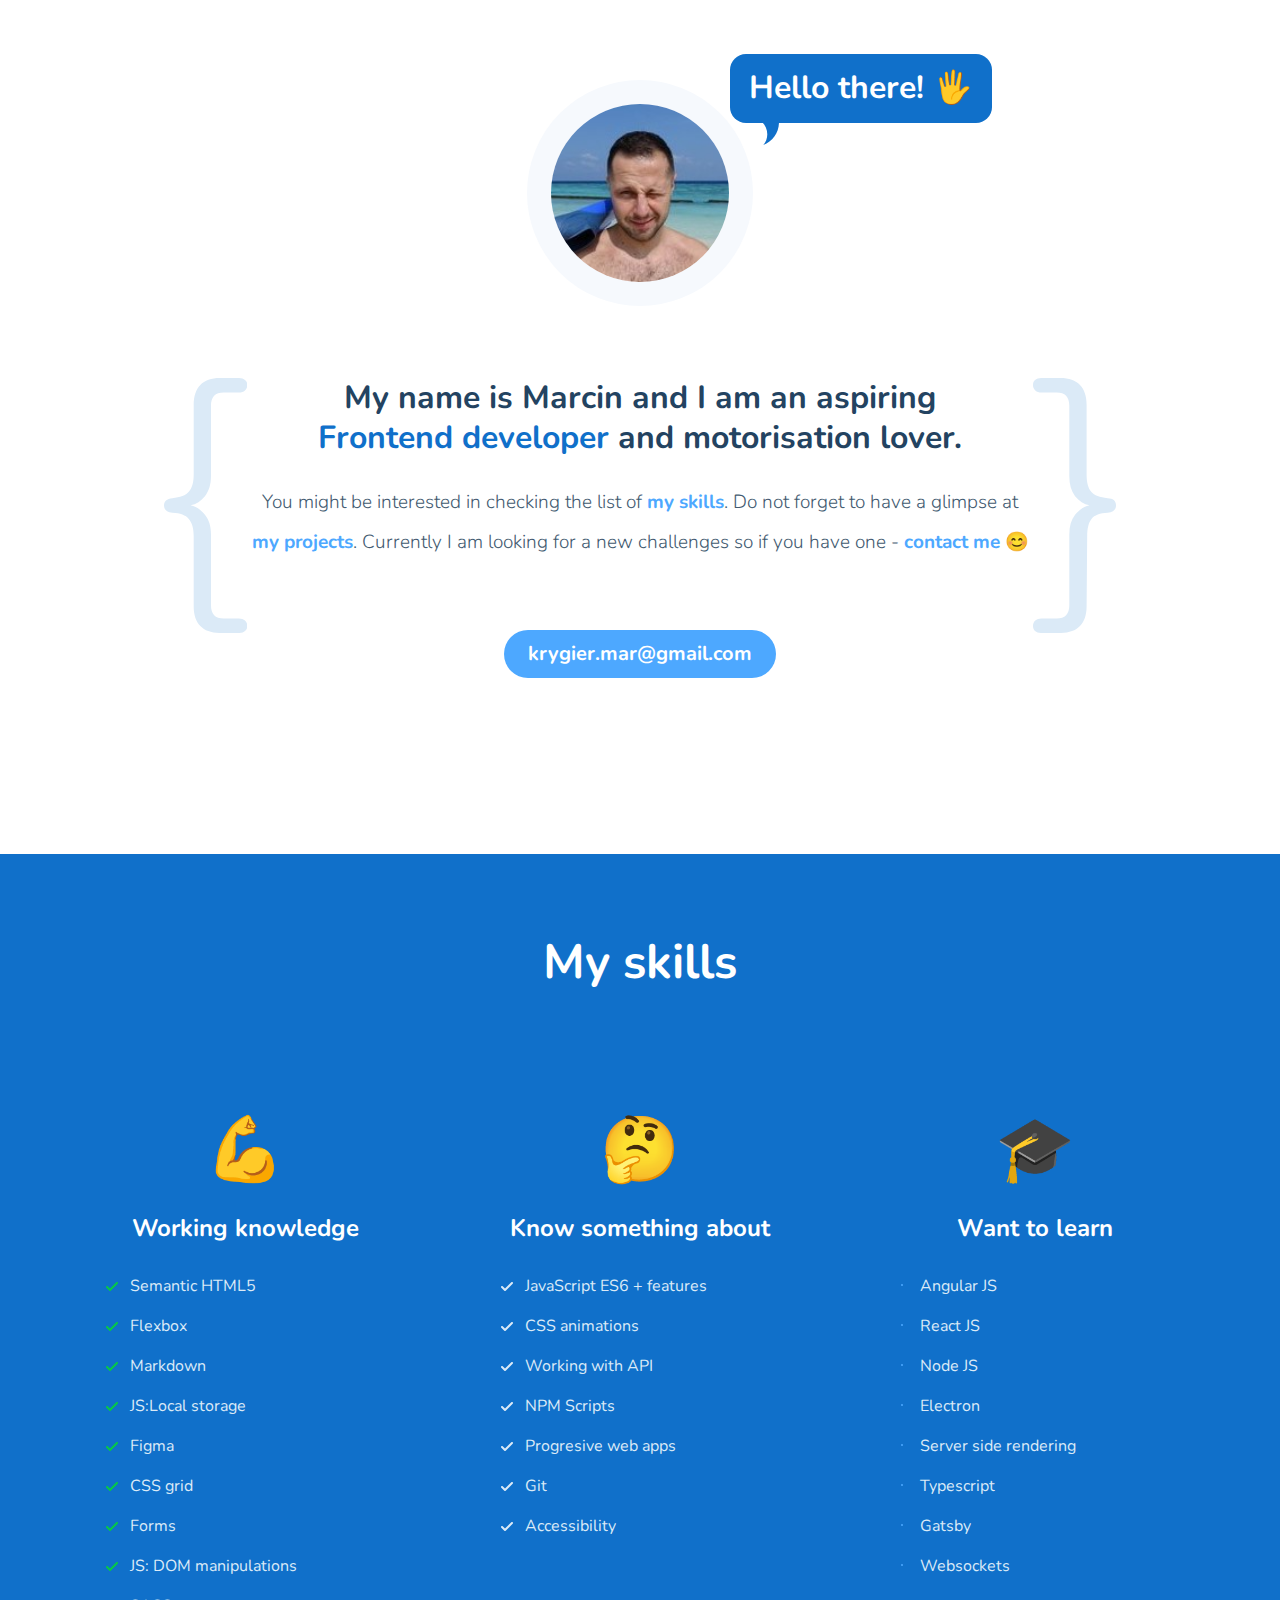
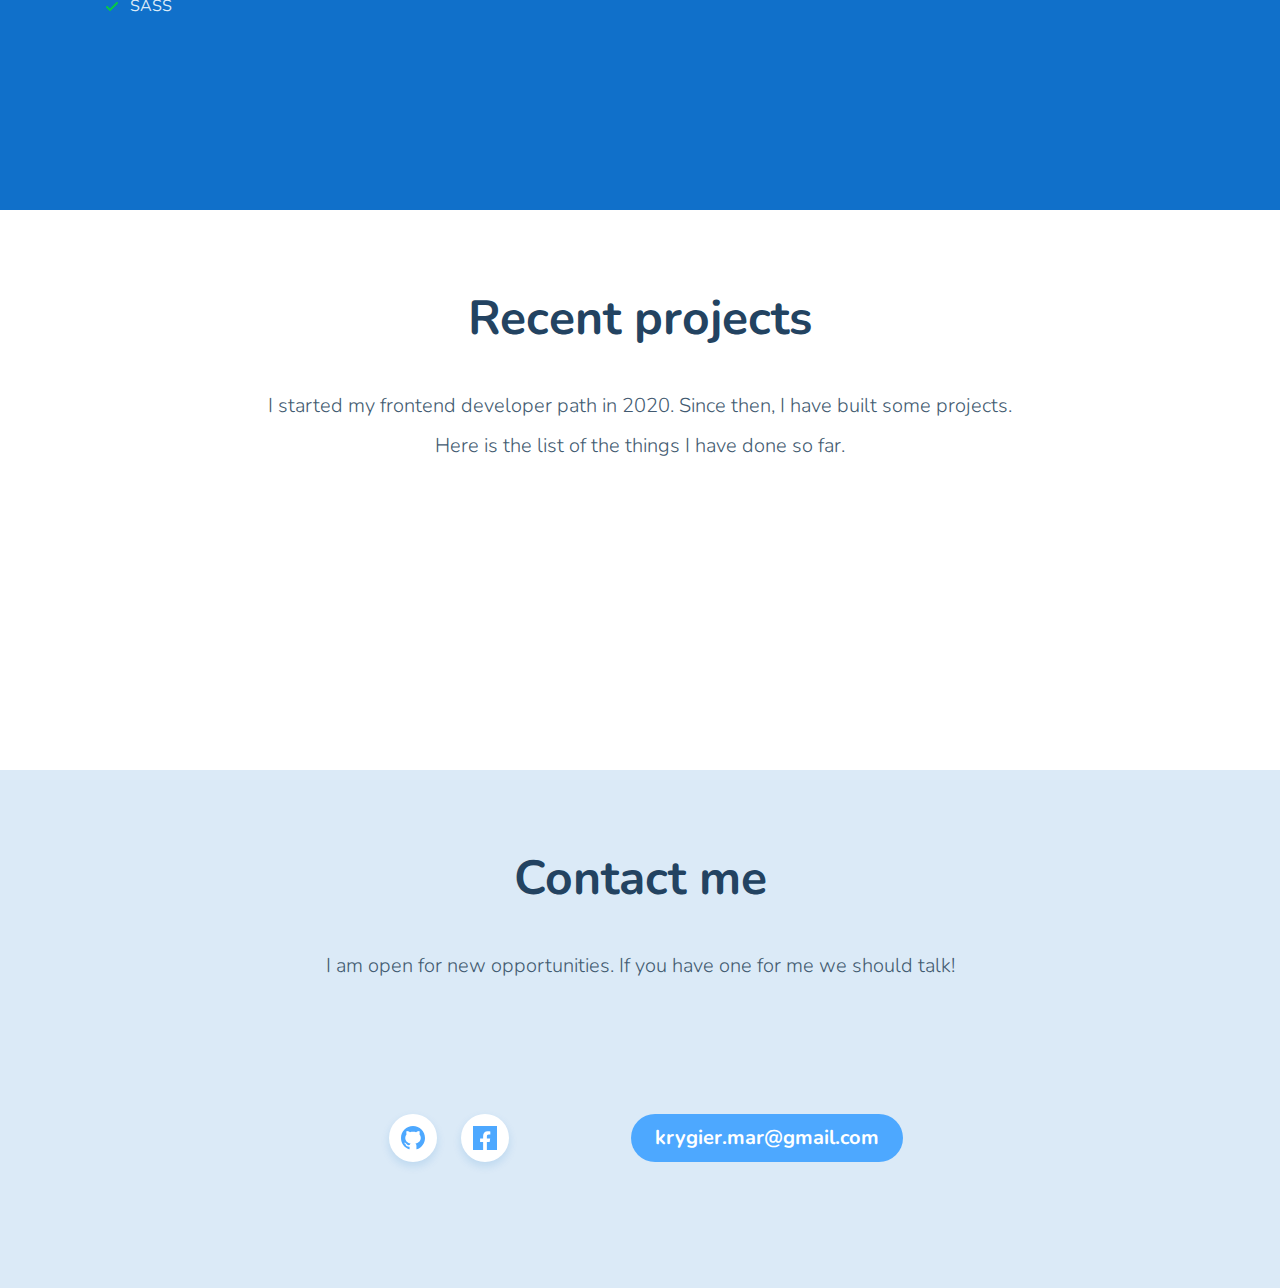
<file: index.html>
<!doctype html><html lang="en"><head><meta charset="UTF-8"/><meta name="viewport" content="width=device-width,initial-scale=1"/><title>Marcin Krygier - portfolio</title><meta name="description" content="Marcin Krygier skills & projects"/><meta property="og:title" content="Marcin Krygier - portfolio"/><meta property="og:description" content="Marcin Krygier skills & projects"/><meta property="og:url" content="https://marcinkrygier.github.io"/><meta property="og:image" content="https://marcinkrygier.github.io/og-wtf.png"/><link href="index.f6cf0b3d.css" rel="stylesheet"></head><body><main><section class="hero"><div class="hero__image-container"><img src="img/Marcin.eb00ab39.jpg" class="hero__image" alt="Marcin Krygier photo"/> <span class="hero__bubble"><span class="hero__hello">Hello there! <span class="hand">🖐</span></span></span></div><div class="hero__description"><h1 class="hero__header">My name is Marcin and I am an aspiring <span class="hero__special">Frontend developer</span> and motorisation lover.</h1><p class="hero__paragraph">You might be interested in checking the list of <a class="hero__link" href="#skills">my skills</a>. Do not forget to have a glimpse at <a class="hero__link" href="#projects">my projects</a>. Currently I am looking for a new challenges so if you have one - <a class="hero__link" href="#contact">contact me</a> 😊</p><a class="hero__contact" href="mailto:krygier.mar@gmail.com">krygier.mar@gmail.com</a></div></section><section class="skills" id="skills"><h2 class="skills__header">My skills</h2><div class="skills__columns"><article class="skills-section"><span class="skills-section__emoji">💪</span><h3 class="skills-section__header">Working knowledge</h3><ul class="skills-list"><li class="skills-list__item">Semantic HTML5</li><li class="skills-list__item">Flexbox</li><li class="skills-list__item">Markdown</li><li class="skills-list__item">JS:Local storage</li><li class="skills-list__item">Figma</li><li class="skills-list__item">CSS grid</li><li class="skills-list__item">Forms</li><li class="skills-list__item">JS: DOM manipulations</li><li class="skills-list__item">SASS</li></ul></article><article class="skills-section"><span class="skills-section__emoji">🤔</span><h3 class="skills-section__header">Know something about</h3><ul class="skills-list skills-list--blue"><li class="skills-list__item">JavaScript ES6 + features</li><li class="skills-list__item">CSS animations</li><li class="skills-list__item">Working with API</li><li class="skills-list__item">NPM Scripts</li><li class="skills-list__item">Progresive web apps</li><li class="skills-list__item">Git</li><li class="skills-list__item">Accessibility</li></ul></article><article class="skills-section"><span class="skills-section__emoji">🎓</span><h3 class="skills-section__header">Want to learn</h3><ul class="skills-list skills-list--dot"><li class="skills-list__item">Angular JS</li><li class="skills-list__item">React JS</li><li class="skills-list__item">Node JS</li><li class="skills-list__item">Electron</li><li class="skills-list__item">Server side rendering</li><li class="skills-list__item">Typescript</li><li class="skills-list__item">Gatsby</li><li class="skills-list__item">Websockets</li></ul></article></div></section><section class="projects" id="projects"><h2 class="projects__header">Recent projects</h2><p class="projects__description">I started my frontend developer path in 2020. Since then, I have built some projects. Here is the list of the things I have done so far.</p><div class="projects-grid projects-grid--js"></div></section><section class="contact" id="contact"><h2 class="contact__header">Contact me</h2><p class="contact__description">I am open for new opportunities. If you have one for me we should talk!</p><div class="contact__links"><ul class="socials"><li class="socials__item"><a class="socials__link" href="https://github.com/marcinkrygier"><img src="img/github-blue.d527165b.svg" class="socials__icon" alt="Marcin Krygier github" target="_blank" rel="noopener noreferrer"/></a></li><li class="socials__item"><a class="socials__link" href="https://www.facebook.com/marcin.krygier.39"><img src="img/facebook.1e018c8b.svg" class="socials__icon" alt="Marcin Krygier facebook page" target="_blank" rel="noopener noreferrer"/></a></li></ul><a class="contact__mail" href="mailto:krygier.mar@gmail.com">krygier.mar@gmail.com</a></div></section></main><script src="index.f6cf0b3d.js"></script></body></html>
</file>
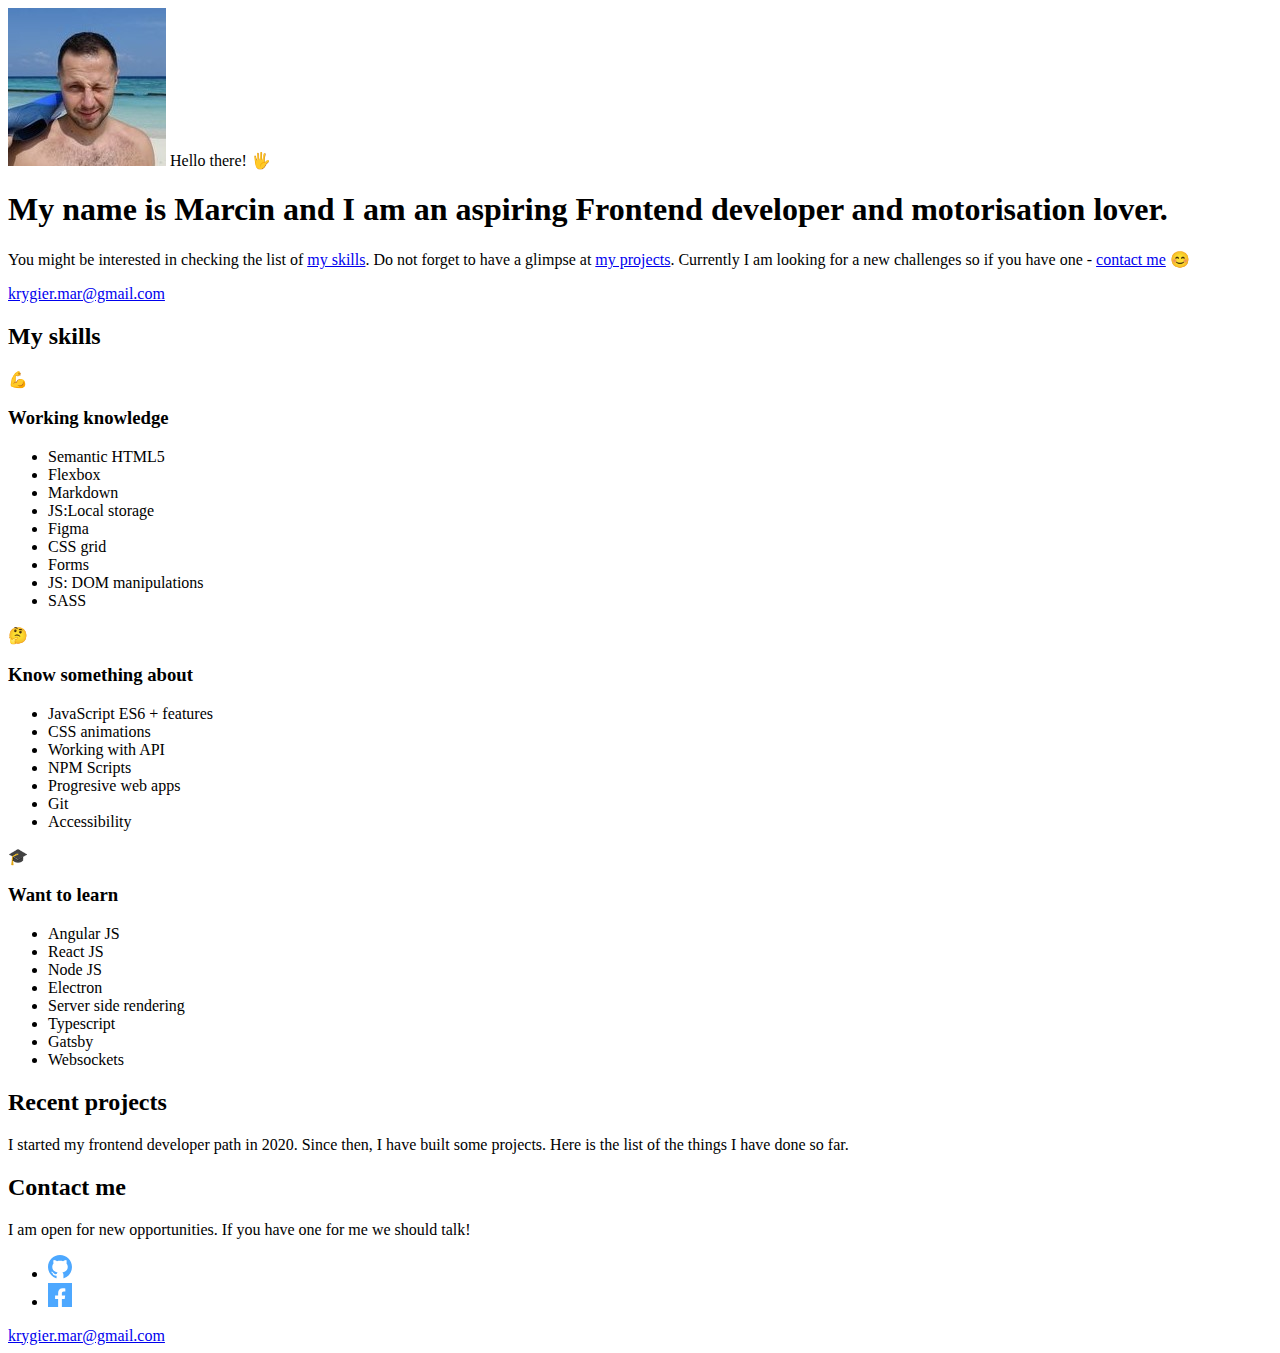
<file: src/pages/index.html>
<!DOCTYPE html>
<html lang="en">
  <head>
    <meta charset="UTF-8" />
    <meta name="viewport" content="width=device-width, initial-scale=1.0" />
    <title>Marcin Krygier - portfolio</title>
    <meta name="description" content="Marcin Krygier skills & projects" />
    <!-- Title -->
    <meta property="og:title" content="Marcin Krygier - portfolio" />
    <!-- OPTIONAL description. 2-4 sentences. -->
    <meta
      property="og:description"
      content="Marcin Krygier skills & projects"
    />
    <!-- full url with http(s) ie. https://maciejkorsan.github.io/my-repo/ -->
    <meta property="og:url" content="https://marcinkrygier.github.io" />
    <!-- full url to the image with http(s) ie. https://maciejkorsan.github.io/my-repo/assets/img/fb.png. Facebook suggests at least 1200 x 630. -->
    <meta
      property="og:image"
      content="https://marcinkrygier.github.io/og-wtf.png"
    />
  </head>
  <body>
    <main>
      <section class="hero">
        <div class="hero__image-container">
          <img
            src="../assets/img/Marcin.jpg"
            class="hero__image"
            alt="Marcin Krygier photo"
          />
          <span class="hero__bubble"
            ><span class="hero__hello"
              >Hello there! <span class="hand"> 🖐</span></span
            ></span
          >
        </div>
        <div class="hero__description">
          <h1 class="hero__header">
            My name is Marcin and I am an aspiring
            <span class="hero__special">Frontend developer</span> and
            motorisation lover.
          </h1>
          <p class="hero__paragraph">
            You might be interested in checking the list of
            <a class="hero__link" href="#skills"> my skills</a>. Do not forget
            to have a glimpse at
            <a class="hero__link" href="#projects">my projects</a>. Currently I
            am looking for a new challenges so if you have one -
            <a class="hero__link" href="#contact">contact me</a> 😊
          </p>
          <a class="hero__contact" href="mailto:krygier.mar@gmail.com"
            >krygier.mar@gmail.com</a
          >
        </div>
      </section>
      <section class="skills" id="skills">
        <h2 class="skills__header">My skills</h2>
        <div class="skills__columns">
          <article class="skills-section">
            <span class="skills-section__emoji">💪</span>
            <h3 class="skills-section__header">Working knowledge</h3>
            <ul class="skills-list">
              <li class="skills-list__item">Semantic HTML5</li>
              <li class="skills-list__item">Flexbox</li>
              <li class="skills-list__item">Markdown</li>
              <li class="skills-list__item">JS:Local storage</li>
              <li class="skills-list__item">Figma</li>
              <li class="skills-list__item">CSS grid</li>
              <li class="skills-list__item">Forms</li>
              <li class="skills-list__item">JS: DOM manipulations</li>
              <li class="skills-list__item">SASS</li>
            </ul>
          </article>
          <article class="skills-section">
            <span class="skills-section__emoji">🤔</span>
            <h3 class="skills-section__header">Know something about</h3>
            <ul class="skills-list skills-list--blue">
              <li class="skills-list__item">JavaScript ES6 + features</li>
              <li class="skills-list__item">CSS animations</li>
              <li class="skills-list__item">Working with API</li>
              <li class="skills-list__item">NPM Scripts</li>
              <li class="skills-list__item">Progresive web apps</li>
              <li class="skills-list__item">Git</li>
              <li class="skills-list__item">Accessibility</li>
            </ul>
          </article>
          <article class="skills-section">
            <span class="skills-section__emoji">🎓</span>
            <h3 class="skills-section__header">Want to learn</h3>
            <ul class="skills-list skills-list--dot">
              <li class="skills-list__item">Angular JS</li>
              <li class="skills-list__item">React JS</li>
              <li class="skills-list__item">Node JS</li>
              <li class="skills-list__item">Electron</li>
              <li class="skills-list__item">Server side rendering</li>
              <li class="skills-list__item">Typescript</li>
              <li class="skills-list__item">Gatsby</li>
              <li class="skills-list__item">Websockets</li>
            </ul>
          </article>
        </div>
      </section>
      <section class="projects" id="projects">
        <h2 class="projects__header">Recent projects</h2>
        <p class="projects__description">
          I started my frontend developer path in 2020. Since then, I have built
          some projects. Here is the list of the things I have done so far.
        </p>
        <div class="projects-grid projects-grid--js"></div>
      </section>
      <section class="contact" id="contact">
        <h2 class="contact__header">Contact me</h2>
        <p class="contact__description">
          I am open for new opportunities. If you have one for me we should
          talk!
        </p>
        <div class="contact__links">
          <ul class="socials">
            <li class="socials__item">
              <a class="socials__link" href="https://github.com/marcinkrygier"
                ><img
                  src="../assets/img/github-blue.svg"
                  class="socials__icon"
                  alt="Marcin Krygier github"
                  target="_blank"
                  rel="noopener noreferrer"
              /></a>
            </li>
            <li class="socials__item">
              <a
                class="socials__link"
                href="https://www.facebook.com/marcin.krygier.39"
                ><img
                  src="../assets/img/facebook.svg"
                  class="socials__icon"
                  alt="Marcin Krygier facebook page"
                  target="_blank"
                  rel="noopener noreferrer"
              /></a>
            </li>
          </ul>

          <a class="contact__mail" href="mailto:krygier.mar@gmail.com"
            >krygier.mar@gmail.com</a
          >
        </div>
      </section>
    </main>
  </body>
</html>
</file>
<file: index.f6cf0b3d.css>
@import url(https://fonts.googleapis.com/css2?family=Nunito:wght@300;600;700&family=Roboto+Mono:wght@400;700&display=swap);
/*! normalize.css v8.0.1 | MIT License | github.com/necolas/normalize.css */html{line-height:1.15;-webkit-text-size-adjust:100%}body{margin:0}main{display:block}h1{font-size:2em;margin:.67em 0}hr{box-sizing:content-box;height:0;overflow:visible}pre{font-family:monospace,monospace;font-size:1em}a{background-color:transparent}abbr[title]{border-bottom:none;text-decoration:underline;text-decoration:underline dotted}b,strong{font-weight:bolder}code,kbd,samp{font-family:monospace,monospace;font-size:1em}small{font-size:80%}sub,sup{font-size:75%;line-height:0;position:relative;vertical-align:baseline}sub{bottom:-.25em}sup{top:-.5em}img{border-style:none}button,input,optgroup,select,textarea{font-family:inherit;font-size:100%;line-height:1.15;margin:0}button,input{overflow:visible}button,select{text-transform:none}[type=button],[type=reset],[type=submit],button{-webkit-appearance:button}[type=button]::-moz-focus-inner,[type=reset]::-moz-focus-inner,[type=submit]::-moz-focus-inner,button::-moz-focus-inner{border-style:none;padding:0}[type=button]:-moz-focusring,[type=reset]:-moz-focusring,[type=submit]:-moz-focusring,button:-moz-focusring{outline:1px dotted ButtonText}fieldset{padding:.35em .75em .625em}legend{box-sizing:border-box;color:inherit;display:table;max-width:100%;padding:0;white-space:normal}progress{vertical-align:baseline}textarea{overflow:auto}[type=checkbox],[type=radio]{box-sizing:border-box;padding:0}[type=number]::-webkit-inner-spin-button,[type=number]::-webkit-outer-spin-button{height:auto}[type=search]{-webkit-appearance:textfield;outline-offset:-2px}[type=search]::-webkit-search-decoration{-webkit-appearance:none}::-webkit-file-upload-button{-webkit-appearance:button;font:inherit}details{display:block}summary{display:list-item}[hidden],template{display:none}.contact{background:#dbeaf7;padding:64px 16px 88px;text-align:center}@media(min-width:960px){.contact{font-size:20px;line-height:40px;padding:80px 0 126px}}.contact__description{text-align:center;font-style:normal;font-weight:300;font-size:16px;line-height:32px;color:#425a70}@media(min-width:960px){.contact__description{font-size:20px;line-height:40px;margin:0 0 128px}}.contact__header{font-weight:700;font-size:36px;line-height:48px;text-align:center;color:#234361}@media(min-width:960px){.contact__header{font-size:48px;line-height:56px;margin:0 0 40px}}.contact__links{text-align:center}@media(min-width:960px){.contact__links{display:flex;align-items:center;justify-content:center;margin:0 auto}}.contact__mail{display:inline-block;padding:4px 24px;border-radius:64px;height:48px;background:#4da8ff;color:#fff;font-weight:700;font-size:20px;line-height:40px;text-decoration:none}@media(min-width:960px){.contact__mail{margin-left:110px}}.hero{padding:74px 16px 88px}@media(min-width:768px){.hero{max-width:768px;margin:0 auto}}@media(min-width:960px){.hero{max-width:100%;padding:80px 0 176px}}.hero__bubble{position:absolute;left:100%;left:calc(50% + 90px);top:-26px}.hero__contact{display:inline-block;padding:4px 24px;border-radius:64px;height:48px;background:#4da8ff;color:#fff;font-weight:700;font-size:20px;line-height:40px;text-decoration:none}.hero__description{text-align:center}@media(min-width:960px){.hero__description{max-width:786px;margin:0 auto;position:relative}.hero__description:after,.hero__description:before{width:82.94px;height:254.88px;content:"";display:block;position:absolute;top:0}.hero__description:before{background:url(img/hero-left.e24c2ca0.svg);right:100%}.hero__description:after{background:url(img/hero-right.767db10b.svg);left:100%}}.hero__header{font-size:26px;line-height:32px;text-align:center;color:#234361}@media(min-width:960px){.hero__header{font-size:32px;line-height:40px;margin:72px 0 0}}.hero__hello{display:none}@media(min-width:960px){.hero__hello{display:block;background:#1070ca;color:#fff;border-radius:16px;font-weight:700;font-size:32px;padding:16px 19px;position:relative}.hero__hello:after{content:"";display:block;left:32px;top:99%;width:17.42px;height:22.66px;background:url(img/speech.13333786.svg);position:absolute}}.hero__image{box-sizing:content-box;width:96px;height:96px;border-radius:50%;border:16px solid #f6f9fd}@media(min-width:960px){.hero__image{width:178px;height:178px;border:24px solid #f6f9fd}}.hero__image-container{display:flex;align-items:center;justify-content:center;position:relative}.hero__link{font-weight:700;color:#4da8ff;text-decoration:none}.hero__paragraph{font-size:16px;line-height:32px;font-weight:300;text-align:center;margin-bottom:48px}@media(min-width:960px){.hero__paragraph{font-size:19px;line-height:40px;margin:24px 0 68px}}.hero__special{color:#1070ca;white-space:nowrap}@-webkit-keyframes wave{0%{transform:rotate(-30deg)}50%{transform:rotate(30deg)}to{transform:rotate(-30deg)}}@keyframes wave{0%{transform:rotate(-30deg)}50%{transform:rotate(30deg)}to{transform:rotate(-30deg)}}.hand{display:inline-block;-webkit-animation:wave 2s ease-in-out infinite;animation:wave 2s ease-in-out infinite;transform-origin:bottom center}.projects{padding:64px 16px 88px}@media(min-width:960px){.projects{padding:80px 128px 176px}}.projects__description{font-weight:300;font-size:16px;line-height:32px;color:#425a70;text-align:center;max-width:786px;margin:0 auto 46px}@media(min-width:960px){.projects__description{font-size:20px;line-height:40px;margin-bottom:128px}}.projects__header{font-size:36px;line-height:48px;text-align:center;color:#234361}@media(min-width:960px){.projects__header{font-size:48px;line-height:56px;margin:0 0 40px}}.project{background:#212528;border-radius:16px;box-shadow:0 4px 16px rgba(0,0,0,.25);font-family:Roboto Mono;overflow:hidden;color:#a3a3a3;font-size:13px;line-height:24px;font-weight:400}@media(min-width:960px){.project{font-size:16px;line-height:24px}}.project__circle{border-radius:50%;display:block;background:#464a4d;margin-right:8px;width:8px;height:8px}.project__content{padding:24px 16px}@media(min-width:960px){.project__content{padding:24px 48px 58px}}.project__grid{display:grid;grid-template-columns:102px 1fr;-moz-column-gap:8px;column-gap:8px;margin:0 0 8px}@media(min-width:960px){.project__grid{grid-template-columns:116px 1fr}}.project__grid--description{margin-bottom:24px}.project__label{display:block;text-align:right;color:#808082;font-weight:400}.project__link{color:#14b5d0}.project__title{font-size:13px;line-height:24px;font-weight:700;color:#fff;margin-top:24px}@media(min-width:960px){.project__title{font-size:16px;line-height:24px}}.project__window{height:40px;background:#1e1e1e;display:flex;align-items:center;padding:0 0 0 16px}.projects-grid{display:grid;-moz-column-gap:24px;column-gap:24px;row-gap:24px;max-width:1184px;margin:0 auto}@media(min-width:768px){.projects-grid{grid-template-columns:1fr 1fr}}.skills{background:#1070ca;color:#fff;padding:64px 16px 88px}@media(min-width:960px){.skills{padding:80px 0 176px}}@media(min-width:960px){.skills__columns{display:grid;grid-template-columns:1fr 1fr 1fr;max-width:1184px;margin:0 auto}}.skills__header{font-weight:700;font-size:36px;line-height:48px;text-align:center}@media(min-width:960px){.skills__header{font-size:48px;line-height:56px;margin:0 0 64px}}.skills-list{font-style:normal;color:#dbeaf7;margin:0 auto;list-style-type:none;padding:0;max-width:278px}.skills-list__item{padding:0 0 0 24px;margin:0 0 16px;position:relative;font-size:16px;line-height:24px}.skills-list__item:before{position:absolute;left:0;top:8px;content:"";width:12px;height:9px;display:block;background:url(img/small-tick-green.7747dc29.svg)}.skills-list--blue .skills-list__item:before{background:url(img/small-tick-blue.a397d03e.svg)}.skills-list--dot .skills-list__item:before{background:#4da8ff;width:2px;height:2px;border-radius:50%;top:10px;left:5px}.skills-section{margin-top:64px}.skills-section__emoji{font-size:64px;line-height:64px;text-align:center;display:block}.skills-section__header{margin-top:16px 0 24px;font-weight:700;font-size:24px;line-height:44px;text-align:center}.socials{list-style-type:none;padding:0;display:flex;align-items:center;justify-content:center;margin:56px 64px}@media(min-width:960px){.socials{display:flex;align-items:center;justify-content:center;margin:0}}.socials__item{margin:0 12px}.socials__link{width:48px;height:48px;background:#fff;display:flex;align-items:center;justify-content:center;border-radius:50%;box-shadow:0 4px 8px rgba(16,112,202,.15)}html{box-sizing:border-box;scroll-behavior:smooth}*,:after,:before{box-sizing:inherit}body{font-family:Nunito;color:#425a70}
</file>
